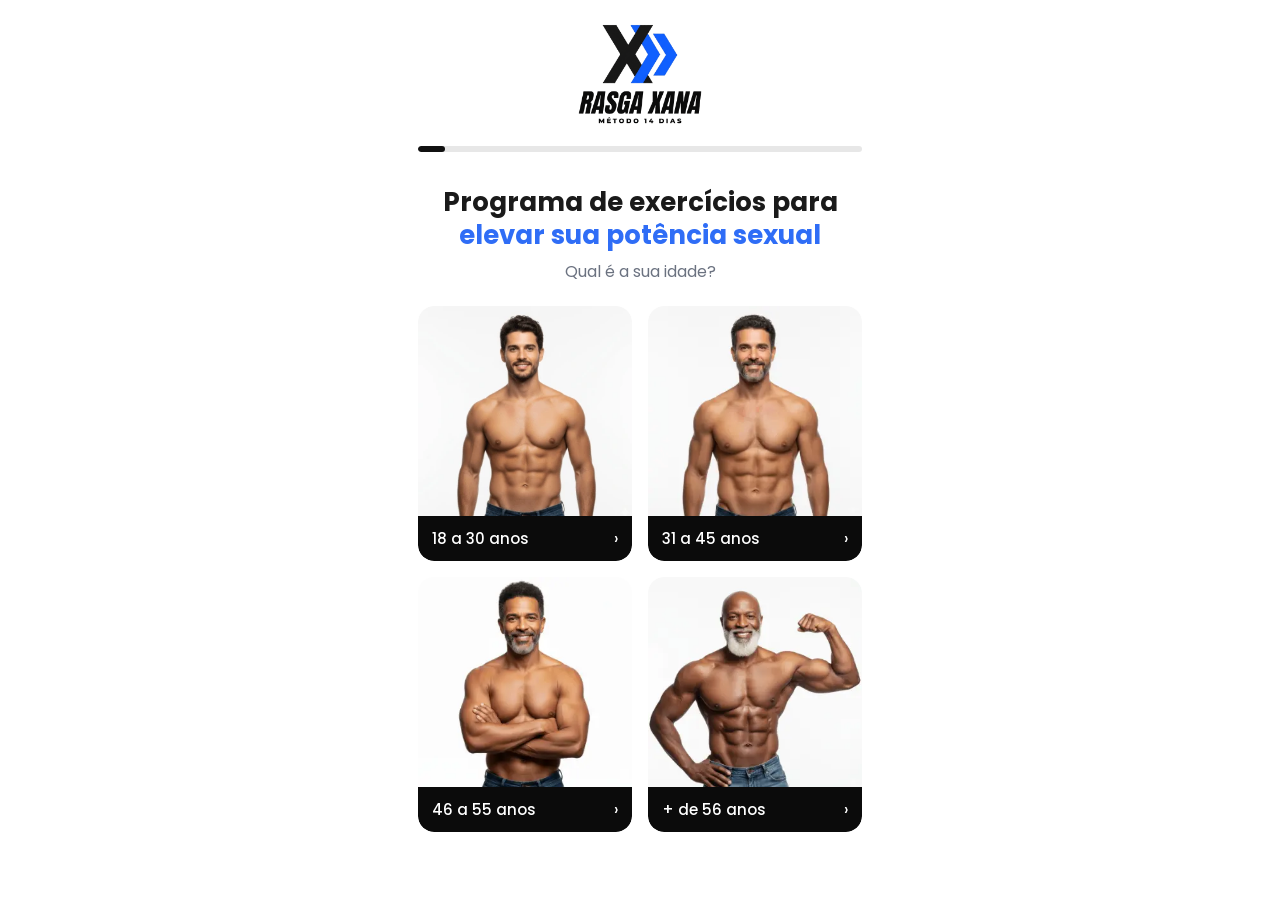
<file: index.html>
<!DOCTYPE html>
<html lang="pt-BR">
<head>
  <meta charset="UTF-8" />
  <meta name="viewport" content="width=device-width, initial-scale=1.0" />
  <title>Método Kegel 14 Dias</title>
  <link rel="preconnect" href="https://fonts.googleapis.com" />
  <link rel="preconnect" href="https://fonts.gstatic.com" crossorigin />
  <link href="https://fonts.googleapis.com/css2?family=Poppins:ital,wght@0,400;0,500;0,600;0,700;1,600&display=swap" rel="stylesheet" />
  <link rel="stylesheet" href="css/style.css" />
</head>
<body>
  <div id="app">
    <!-- Topo comum: seta voltar + logo + barra de progresso -->
    <header id="topbar">
      <button id="back" aria-label="Voltar">&#8592;</button>
      <div class="logo-wrap">
        <img class="logo-img" src="imagens/logo.png" alt="Rasga Xana — Método 14 Dias" />
      </div>
      <div class="progress"><div id="progress-fill"></div></div>
    </header>

    <main>

      <!-- ================= ETAPA 1 — Idade ================= -->
      <section class="step active" data-step="1" data-key="idade">
        <div class="step-inner">
          <h1 class="q-title">Programa de exercícios para <span class="hl">elevar sua potência sexual</span></h1>
          <p class="q-sub">Qual é a sua idade?</p>
          <div class="options photo-grid" style="margin-top:22px">
            <button class="photo-card" data-advance data-value="18 a 30 anos">
              <img src="imagens/img1.webp" alt="18 a 30 anos" />
              <div class="foot"><span>18 a 30 anos</span><span class="chev">&#8250;</span></div>
            </button>
            <button class="photo-card" data-advance data-value="31 a 45 anos">
              <img src="imagens/img2.webp" alt="31 a 45 anos" />
              <div class="foot"><span>31 a 45 anos</span><span class="chev">&#8250;</span></div>
            </button>
            <button class="photo-card" data-advance data-value="46 a 55 anos">
              <img src="imagens/img3.webp" alt="46 a 55 anos" />
              <div class="foot"><span>46 a 55 anos</span><span class="chev">&#8250;</span></div>
            </button>
            <button class="photo-card" data-advance data-value="+ de 56 anos">
              <img src="imagens/img4.webp" alt="+ de 56 anos" />
              <div class="foot"><span>+ de 56 anos</span><span class="chev">&#8250;</span></div>
            </button>
          </div>
        </div>
      </section>

      <!-- ================= ETAPA 2 — Motivação ================= -->
      <section class="step" data-step="2" data-key="motivacao">
        <div class="step-inner">
          <h1 class="q-title">Qual é a sua <span class="hl">principal motivação</span> para começar?</h1>
          <div class="options">
            <button class="option-card" data-advance data-value="Durar mais tempo na relação">
              <img class="opt-icon" src="imagens/ampulheta.webp" alt="" />
              <span class="label">Durar mais tempo na relação</span>
              <span class="chev">&#8250;</span>
            </button>
            <button class="option-card" data-advance data-value="Ereções mais firmes">
              <img class="opt-icon" src="imagens/escudomusculo.webp" alt="" />
              <span class="label">Ereções mais firmes</span>
              <span class="chev">&#8250;</span>
            </button>
          </div>
          <div class="privacy">
            <span class="lock">&#128274;</span>
            <span>Seja sincero, essa pergunta é <span class="hl">100% privada</span> e apenas nos ajuda a entender qual o melhor tratamento pra você.</span>
          </div>
        </div>
      </section>

      <!-- ================= ETAPA 3 — Satisfação ================= -->
      <section class="step" data-step="3" data-key="satisfacao">
        <div class="step-inner">
          <h1 class="q-title">Quão satisfeito você está com seu <span class="hl">desempenho na cama</span>?</h1>
          <div class="options">
            <button class="option-card" data-advance data-value="Um pouco satisfeito"><span class="emoji">&#128578;</span><span class="label">Um pouco satisfeito</span><span class="chev">&#8250;</span></button>
            <button class="option-card" data-advance data-value="Não muito"><span class="emoji">&#128528;</span><span class="label">Não muito</span><span class="chev">&#8250;</span></button>
            <button class="option-card" data-advance data-value="Nada satisfeito"><span class="emoji">&#128554;</span><span class="label">Nada satisfeito</span><span class="chev">&#8250;</span></button>
          </div>
        </div>
      </section>

      <!-- ================= ETAPA 4 — Controle (escala) ================= -->
      <section class="step" data-step="4" data-key="controle">
        <div class="step-inner">
          <h1 class="q-title">No sexo, quanto você consegue <span class="hl">segurar a ejaculação</span>?</h1>
          <p class="q-sub">De 1 (baixo) a 5 (alto)</p>
          <div class="scale">
            <button class="scale-btn" data-advance data-value="1"><span class="mini-chev">&#8250;</span><span class="num">1</span></button>
            <button class="scale-btn" data-advance data-value="2"><span class="mini-chev">&#8250;</span><span class="num">2</span></button>
            <button class="scale-btn" data-advance data-value="3"><span class="mini-chev">&#8250;</span><span class="num">3</span></button>
            <button class="scale-btn" data-advance data-value="4"><span class="mini-chev">&#8250;</span><span class="num">4</span></button>
            <button class="scale-btn" data-advance data-value="5"><span class="mini-chev">&#8250;</span><span class="num">5</span></button>
          </div>
        </div>
      </section>

      <!-- ================= ETAPA 5 — Identificação ================= -->
      <section class="step" data-step="5" data-key="identificacao">
        <div class="step-inner">
          <h1 class="q-title">Você se <span class="hl">identifica</span> com alguma dessas situações?</h1>
          <div class="options">
            <button class="option-card" data-advance data-value="Fico nervoso ANTES da relação"><span class="emoji">&#128560;</span><span class="label">Fico <b>nervoso</b> ANTES da relação</span><span class="chev">&#8250;</span></button>
            <button class="option-card" data-advance data-value="Sinto ansiedade DURANTE o sexo"><span class="emoji">&#128543;</span><span class="label">Sinto <b>ansiedade</b> DURANTE o sexo</span><span class="chev">&#8250;</span></button>
            <button class="option-card" data-advance data-value="Sinto culpa ou frustração DEPOIS"><span class="emoji">&#128533;</span><span class="label">Sinto <b>culpa</b> ou frustração DEPOIS</span><span class="chev">&#8250;</span></button>
            <button class="option-card" data-advance data-value="Evito transar por medo de decepcionar"><span class="emoji">&#128528;</span><span class="label"><b>Evito transar</b> por medo de decepcionar</span><span class="chev">&#8250;</span></button>
            <button class="option-card" data-advance data-value="Nenhuma das anteriores"><span class="label">Nenhuma das anteriores</span><span class="chev">&#8250;</span></button>
          </div>
        </div>
      </section>

      <!-- ================= ETAPA 6 — Transição g1 ================= -->
      <section class="step" data-step="6" data-key="transicao1">
        <div class="step-inner center-block">
          <div class="g1-ph">
            <img src="imagens/img5.webp" alt="Matéria g1 sobre ejaculação precoce" />
          </div>
          <p class="lead">Você não está sozinho.</p>
          <p><span class="em">1 em cada 3 homens</span> já passou ou vai passar por <span class="em">problemas de ereção</span> em algum momento da vida.</p>
          <p><u>A diferença está em quem decide resolver.</u></p>
          <button class="btn-primary" data-advance>Continuar</button>
        </div>
      </section>

      <!-- ================= ETAPA 7 — Conhece Kegel ================= -->
      <section class="step" data-step="7" data-key="conhece_kegel">
        <div class="step-inner">
          <div class="q-image">
            <img src="imagens/img6.webp" alt="Consulta médica" />
          </div>
          <h1 class="q-title">Você já ouviu falar nos <span class="hl">exercícios de Kegel</span>?</h1>
          <div class="options" style="margin-top:18px">
            <button class="option-card" data-advance data-value="Sim, já conheço"><span class="emoji">&#128077;</span><span class="label">Sim, Já conheço</span><span class="chev">&#8250;</span></button>
            <button class="option-card" data-advance data-value="Já ouvi falar, mas não sei o que é"><span class="emoji">&#128515;</span><span class="label">Já ouvi falar, mas não sei o que é</span><span class="chev">&#8250;</span></button>
            <button class="option-card" data-advance data-value="Não, nunca ouvi falar"><span class="emoji">&#129300;</span><span class="label">Não, nunca ouvi falar</span><span class="chev">&#8250;</span></button>
          </div>
        </div>
      </section>

      <!-- ================= ETAPA 8 — Info (dark) ================= -->
      <section class="step step--dark" data-step="8" data-key="info_musculo">
        <div class="dark-screen">
          <h1 class="q-title">Existe um músculo que <span class="hl-red">controla quando você ejacula.</span></h1>
          <img class="diag" src="imagens/img7.jpg" alt="Assoalho pélvico" />
          <p><b>Ele faz parte do assoalho pélvico</b><br>a base muscular que sustenta<br>toda a sua performance sexual.</p>
          <p class="hl-red" style="font-weight:700; margin-top:14px;">Só os exercícios Kegel treinam ele.</p>
          <p style="margin-top:14px;">Continue para descobrir qual é o seu ponto de partida.</p>
          <button class="btn-primary" data-advance>Continuar</button>
        </div>
      </section>

      <!-- ================= ETAPA 9 — Duração atual ================= -->
      <section class="step" data-step="9" data-key="duracao_atual">
        <div class="step-inner">
          <h1 class="q-title">Quanto tempo você costuma <span class="hl">durar na cama</span>?</h1>
          <div class="options">
            <button class="option-card" data-advance data-value="De 2 a 7 minutos"><span class="label">De 2 a 7 minutos</span><span class="chev">&#8250;</span></button>
            <button class="option-card" data-advance data-value="Até 15 minutos"><span class="label">Até 15 minutos</span><span class="chev">&#8250;</span></button>
            <button class="option-card" data-advance data-value="15 minutos ou mais"><span class="label">15 minutos ou mais</span><span class="chev">&#8250;</span></button>
          </div>
        </div>
      </section>

      <!-- ================= ETAPA 10 — Frequência ================= -->
      <section class="step" data-step="10" data-key="frequencia_termina">
        <div class="step-inner">
          <h1 class="q-title">Com que frequência você <span class="hl">termina antes de querer</span>?</h1>
          <div class="options">
            <button class="option-card" data-advance data-value="Menos de 1 mês"><span class="label">Menos de 1 mês</span><span class="chev">&#8250;</span></button>
            <button class="option-card" data-advance data-value="Quase sempre"><span class="label">Quase sempre</span><span class="chev">&#8250;</span></button>
            <button class="option-card" data-advance data-value="Sempre"><span class="label">Sempre</span><span class="chev">&#8250;</span></button>
          </div>
        </div>
      </section>

      <!-- ================= ETAPA 11 — Meta ================= -->
      <section class="step" data-step="11" data-key="meta_tempo">
        <div class="step-inner">
          <h1 class="q-title">Quanto tempo você <span class="hl">quer durar</span>?</h1>
          <div class="options">
            <button class="option-card" data-advance data-value="10 a 15 minutos"><span class="label">10 a 15 minutos</span><span class="chev">&#8250;</span></button>
            <button class="option-card" data-advance data-value="15 a 20 minutos"><span class="label">15 a 20 minutos</span><span class="chev">&#8250;</span></button>
            <button class="option-card" data-advance data-value="20 minutos ou mais"><span class="label">20 minutos ou mais</span><span class="chev">&#8250;</span></button>
          </div>
        </div>
      </section>

      <!-- ================= ETAPA 12 — Ereção matinal ================= -->
      <section class="step" data-step="12" data-key="erecao_matinal">
        <div class="step-inner">
          <h1 class="q-title">Com que frequência você acorda com <span class="hl">ereção matinal</span>?</h1>
          <div class="options">
            <button class="option-card" data-advance data-value="Quase todo dia"><span class="label">Quase todo dia</span><span class="chev">&#8250;</span></button>
            <button class="option-card" data-advance data-value="Algumas vezes por semana"><span class="label">Algumas vezes por semana</span><span class="chev">&#8250;</span></button>
            <button class="option-card" data-advance data-value="Raramente"><span class="label">Raramente</span><span class="chev">&#8250;</span></button>
            <button class="option-card" data-advance data-value="Praticamente nunca"><span class="label">Praticamente nunca</span><span class="chev">&#8250;</span></button>
          </div>
        </div>
      </section>

      <!-- ================= ETAPA 13 — Estresse (escala) ================= -->
      <section class="step" data-step="13" data-key="estresse">
        <div class="step-inner">
          <h1 class="q-title">Avalie seu nível de <span class="hl">estresse</span> diário</h1>
          <p class="q-sub">De 1 (baixo) a 5 (alto)</p>
          <div class="scale">
            <button class="scale-btn" data-advance data-value="1"><span class="mini-chev">&#8250;</span><span class="num">1</span></button>
            <button class="scale-btn" data-advance data-value="2"><span class="mini-chev">&#8250;</span><span class="num">2</span></button>
            <button class="scale-btn" data-advance data-value="3"><span class="mini-chev">&#8250;</span><span class="num">3</span></button>
            <button class="scale-btn" data-advance data-value="4"><span class="mini-chev">&#8250;</span><span class="num">4</span></button>
            <button class="scale-btn" data-advance data-value="5"><span class="mini-chev">&#8250;</span><span class="num">5</span></button>
          </div>
        </div>
      </section>

      <!-- ================= ETAPA 14 — Tempo de sessão ================= -->
      <section class="step" data-step="14" data-key="tempo_sessao">
        <div class="step-inner">
          <div class="q-image">
            <img src="imagens/img8.webp" alt="Sessão de Kegel" />
          </div>
          <h1 class="q-title">Quanto tempo você consegue dedicar para uma <span class="hl">sessão de Kegel</span>?</h1>
          <div class="options" style="margin-top:18px">
            <button class="option-card" data-advance data-value="2-5 minutos"><span class="label">2-5 minutos</span><span class="chev">&#8250;</span></button>
            <button class="option-card" data-advance data-value="5-10 minutos"><span class="label">5-10 minutos</span><span class="chev">&#8250;</span></button>
            <button class="option-card" data-advance data-value="11-15 minutos"><span class="label">11-15 minutos</span><span class="chev">&#8250;</span></button>
            <button class="option-card" data-advance data-value="15+ minutos"><span class="label">15+ minutos</span><span class="chev">&#8250;</span></button>
          </div>
        </div>
      </section>

      <!-- ================= ETAPA 15 — Loading / IA (navy) ================= -->
      <section class="step" data-step="15" data-key="loading">
        <div class="dark-screen loading-screen">
          <img class="diag" src="imagens/img9.webp" alt="IA analisando" />
          <p style="margin-top:20px;">Uma IA desenvolvida por nossos <span class="em">especialistas clínicos em saúde sexual</span> está avaliando suas respostas e gerando um diagnóstico</p>
          <p><u>100% personalizado para o seu caso.</u></p>
          <div class="ring-wrap">
            <div class="ring">
              <svg width="130" height="130" viewBox="0 0 130 130">
                <circle class="track" cx="65" cy="65" r="58"></circle>
                <circle class="bar" id="ring-bar" cx="65" cy="65" r="58"></circle>
              </svg>
              <div class="pct" id="ring-pct">0%</div>
            </div>
          </div>
          <img class="premio" src="imagens/img10.png" alt="Prêmio Reclame Aqui 2025" />
        </div>
      </section>

      <!-- ================= ETAPA 16 — VSL ================= -->
      <section class="step" data-step="16" data-key="vsl">
        <div class="step-inner vsl-title">
          <h1 class="q-title">O que está <span class="hl">prejudicando o seu controle</span> foi identificado.</h1>
          <span class="sub">Assista o vídeo para entender como resolver &#128071;</span>
          <div class="video-ph">
            VÍDEO (VSL)<br>imagens/etapa16-vsl.jpg
            <div class="play">&#9654;</div>
          </div>
          <a id="vsl-cta" class="btn-primary" href="pv.html">Continuar</a>
        </div>
      </section>

    </main>
  </div>

  <script src="js/quiz.js"></script>
</body>
</html>
</file>
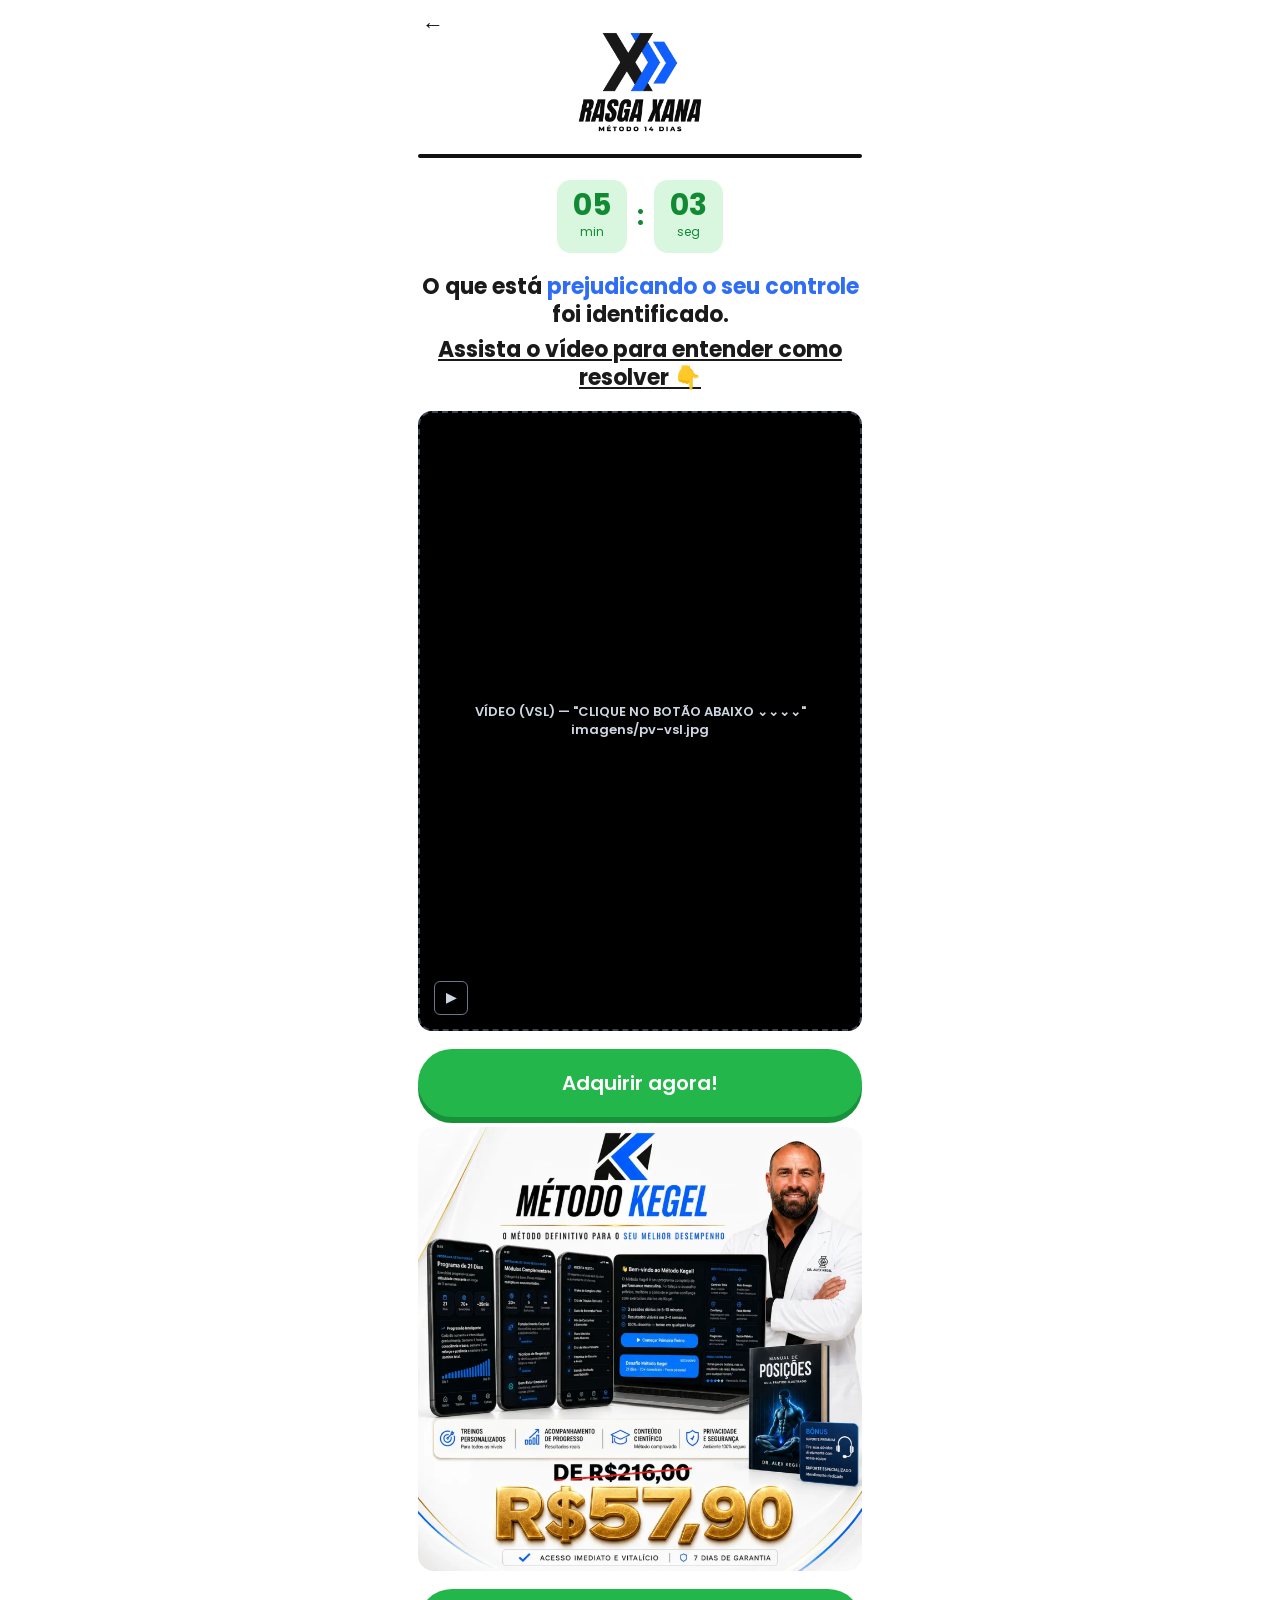
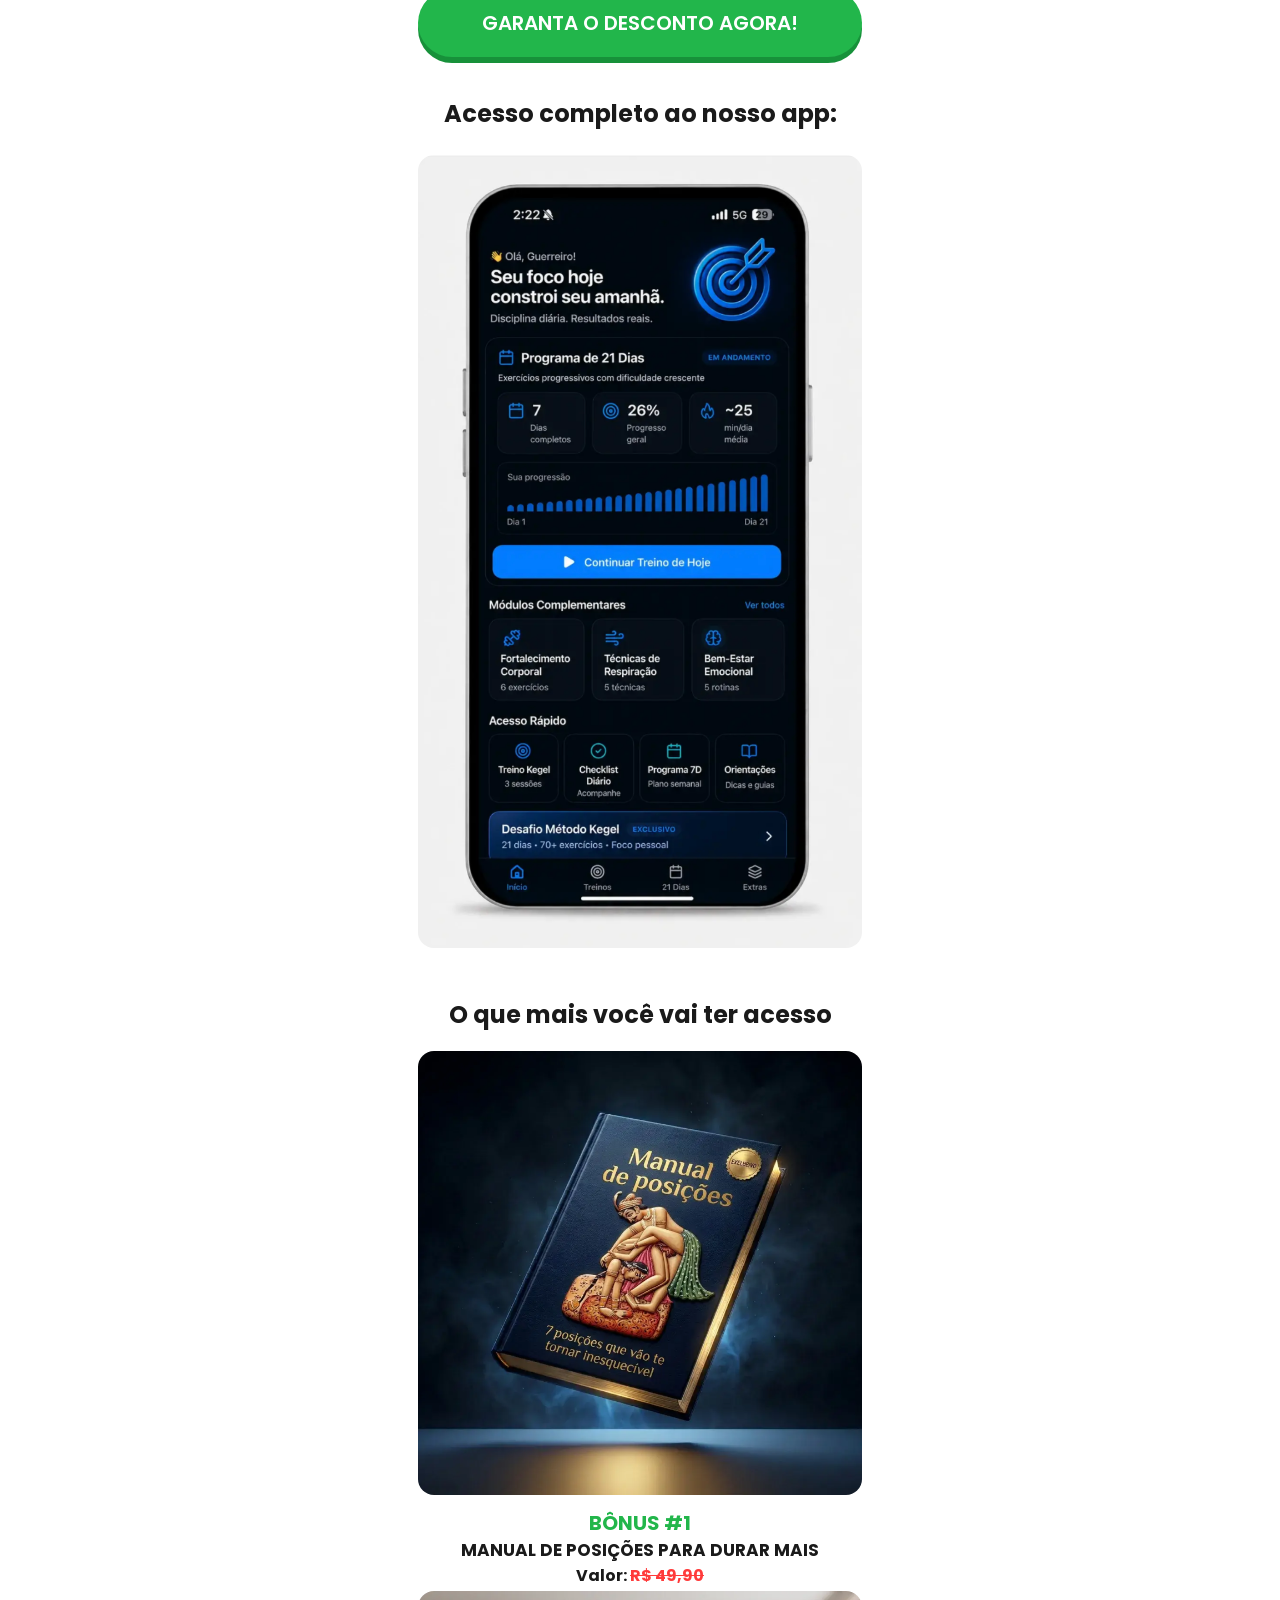
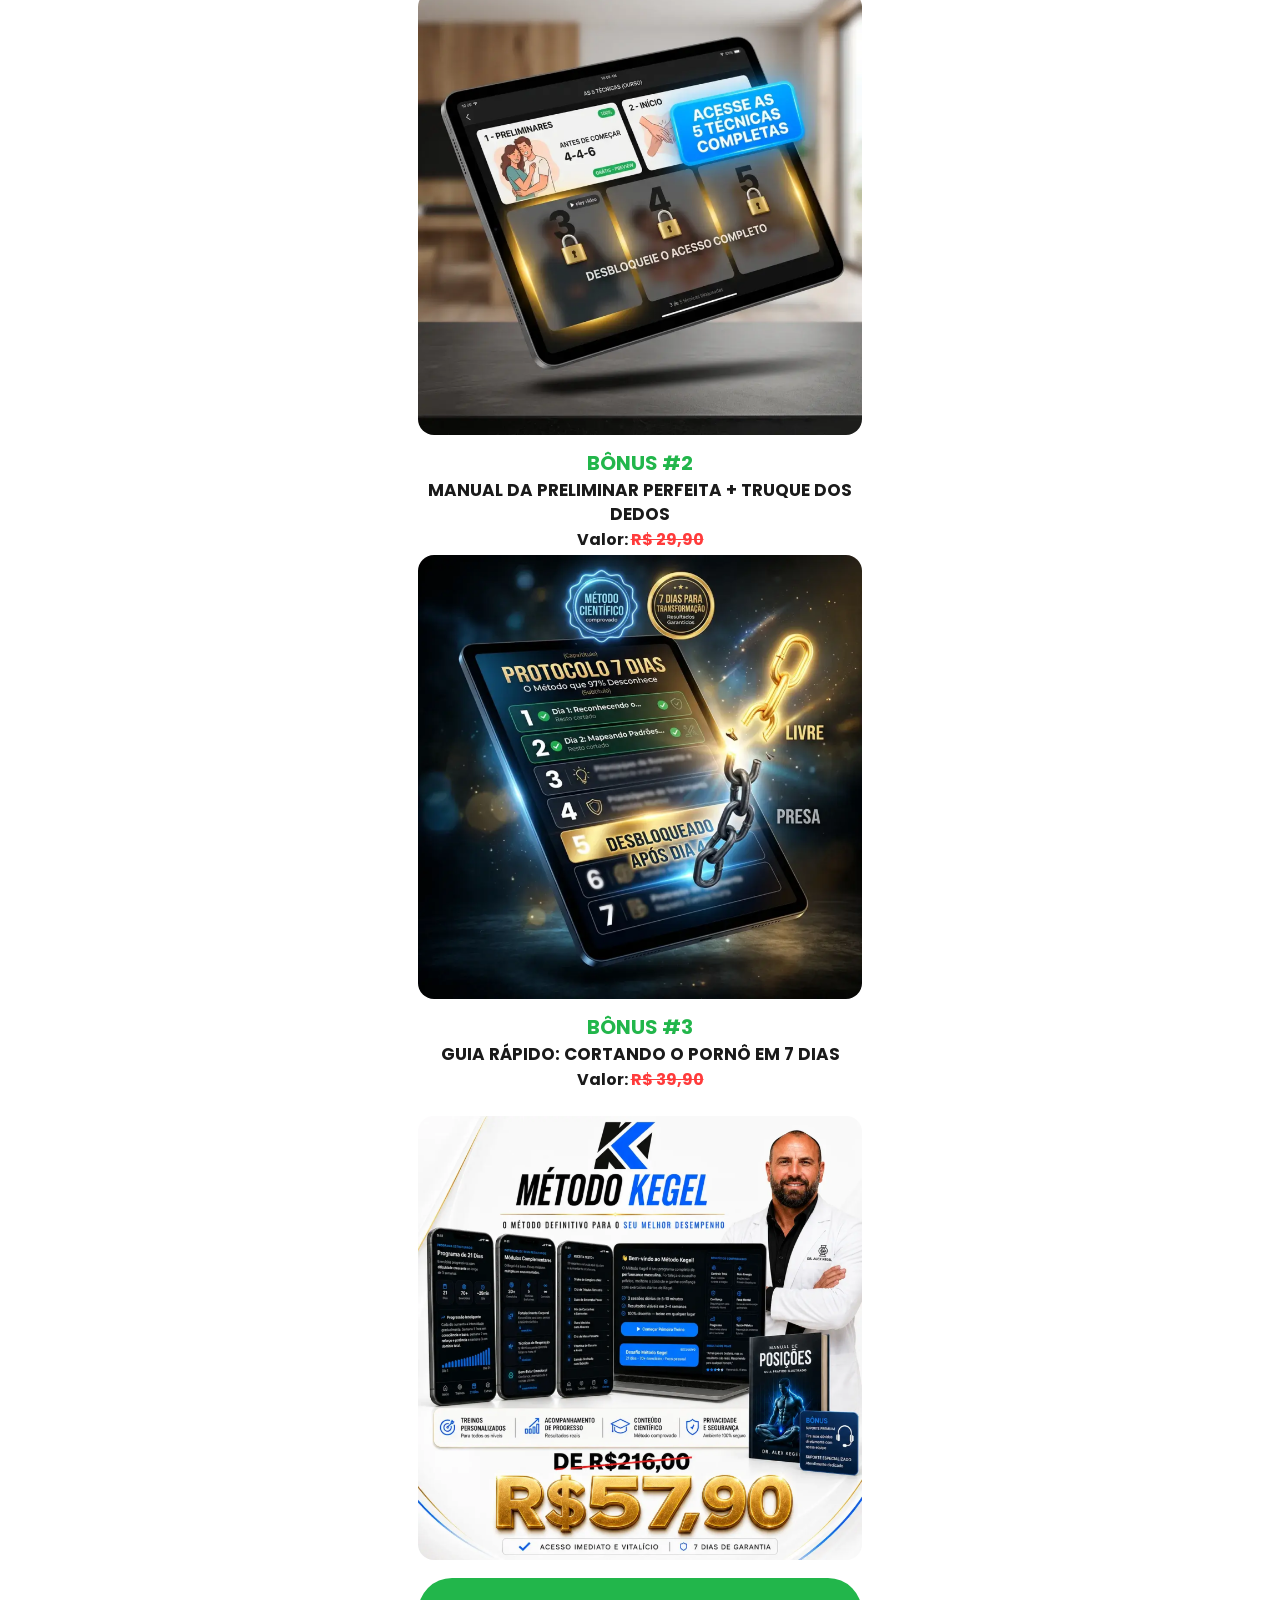
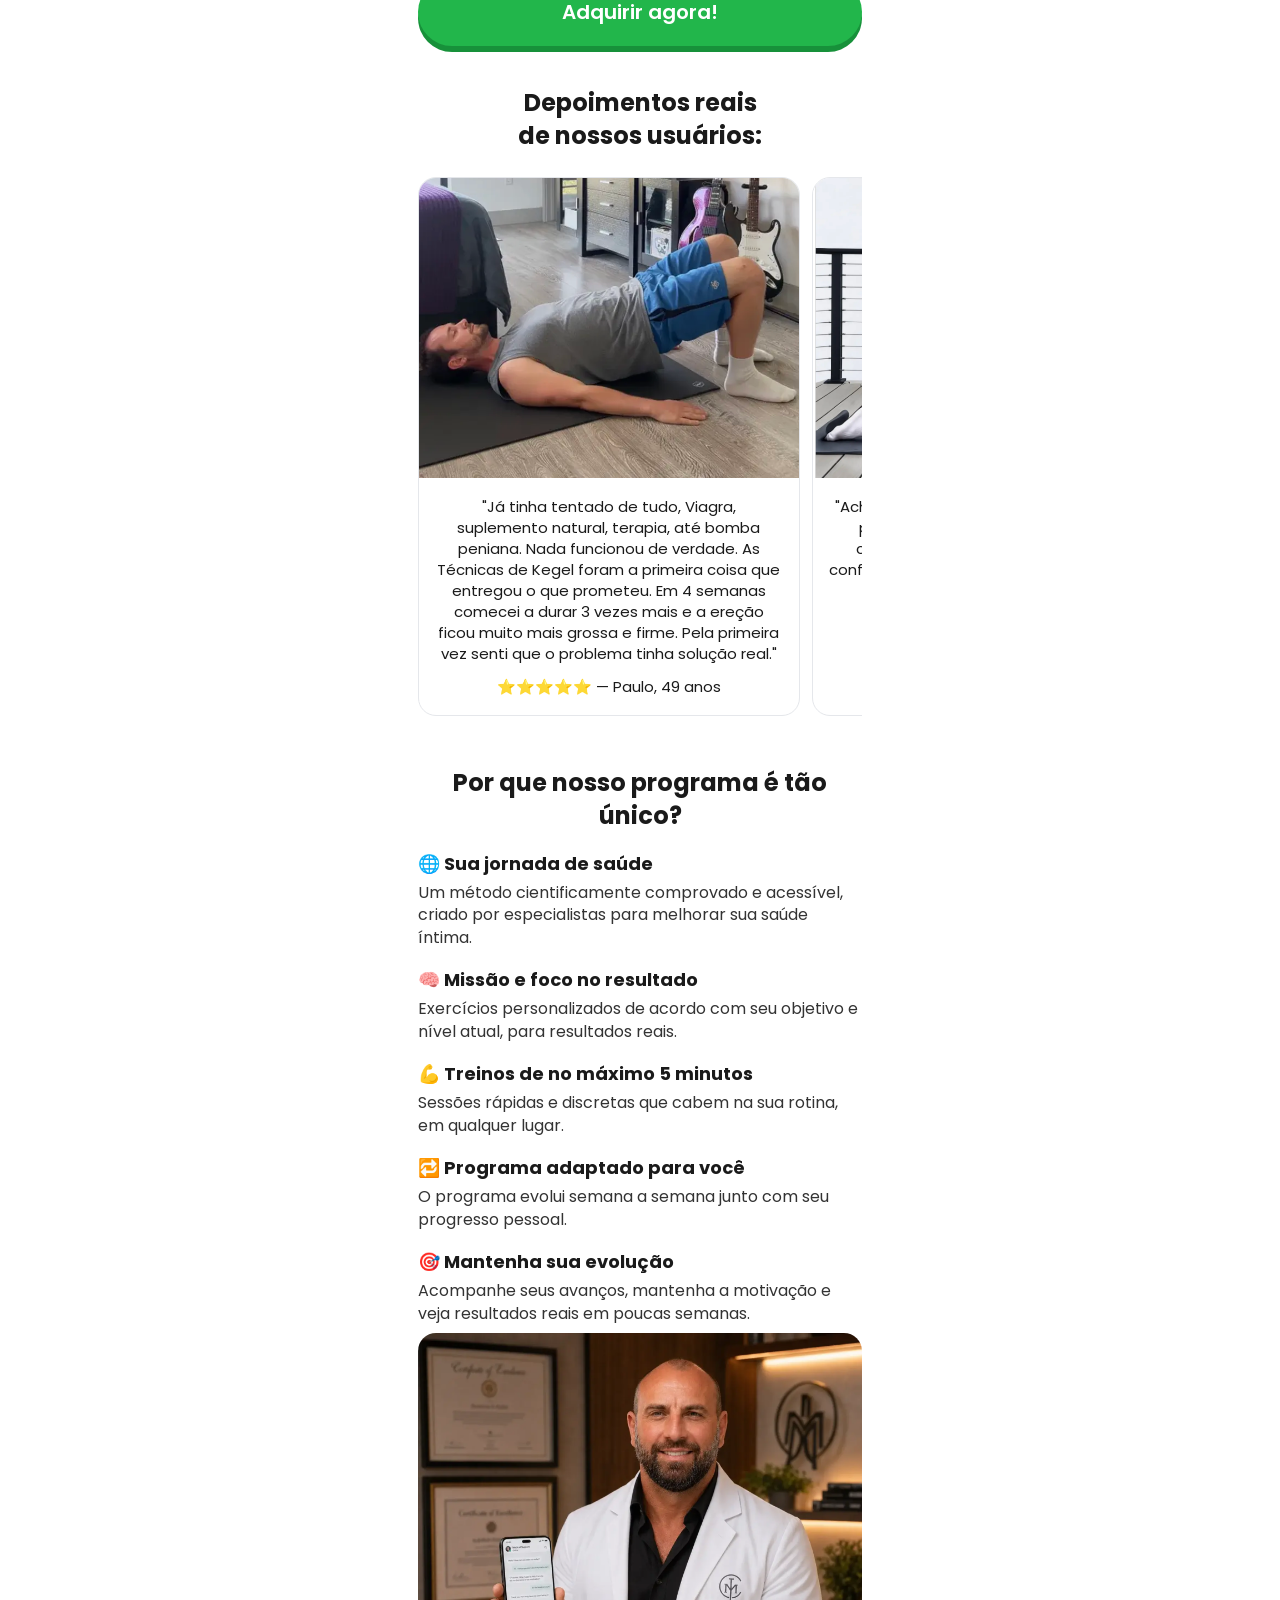
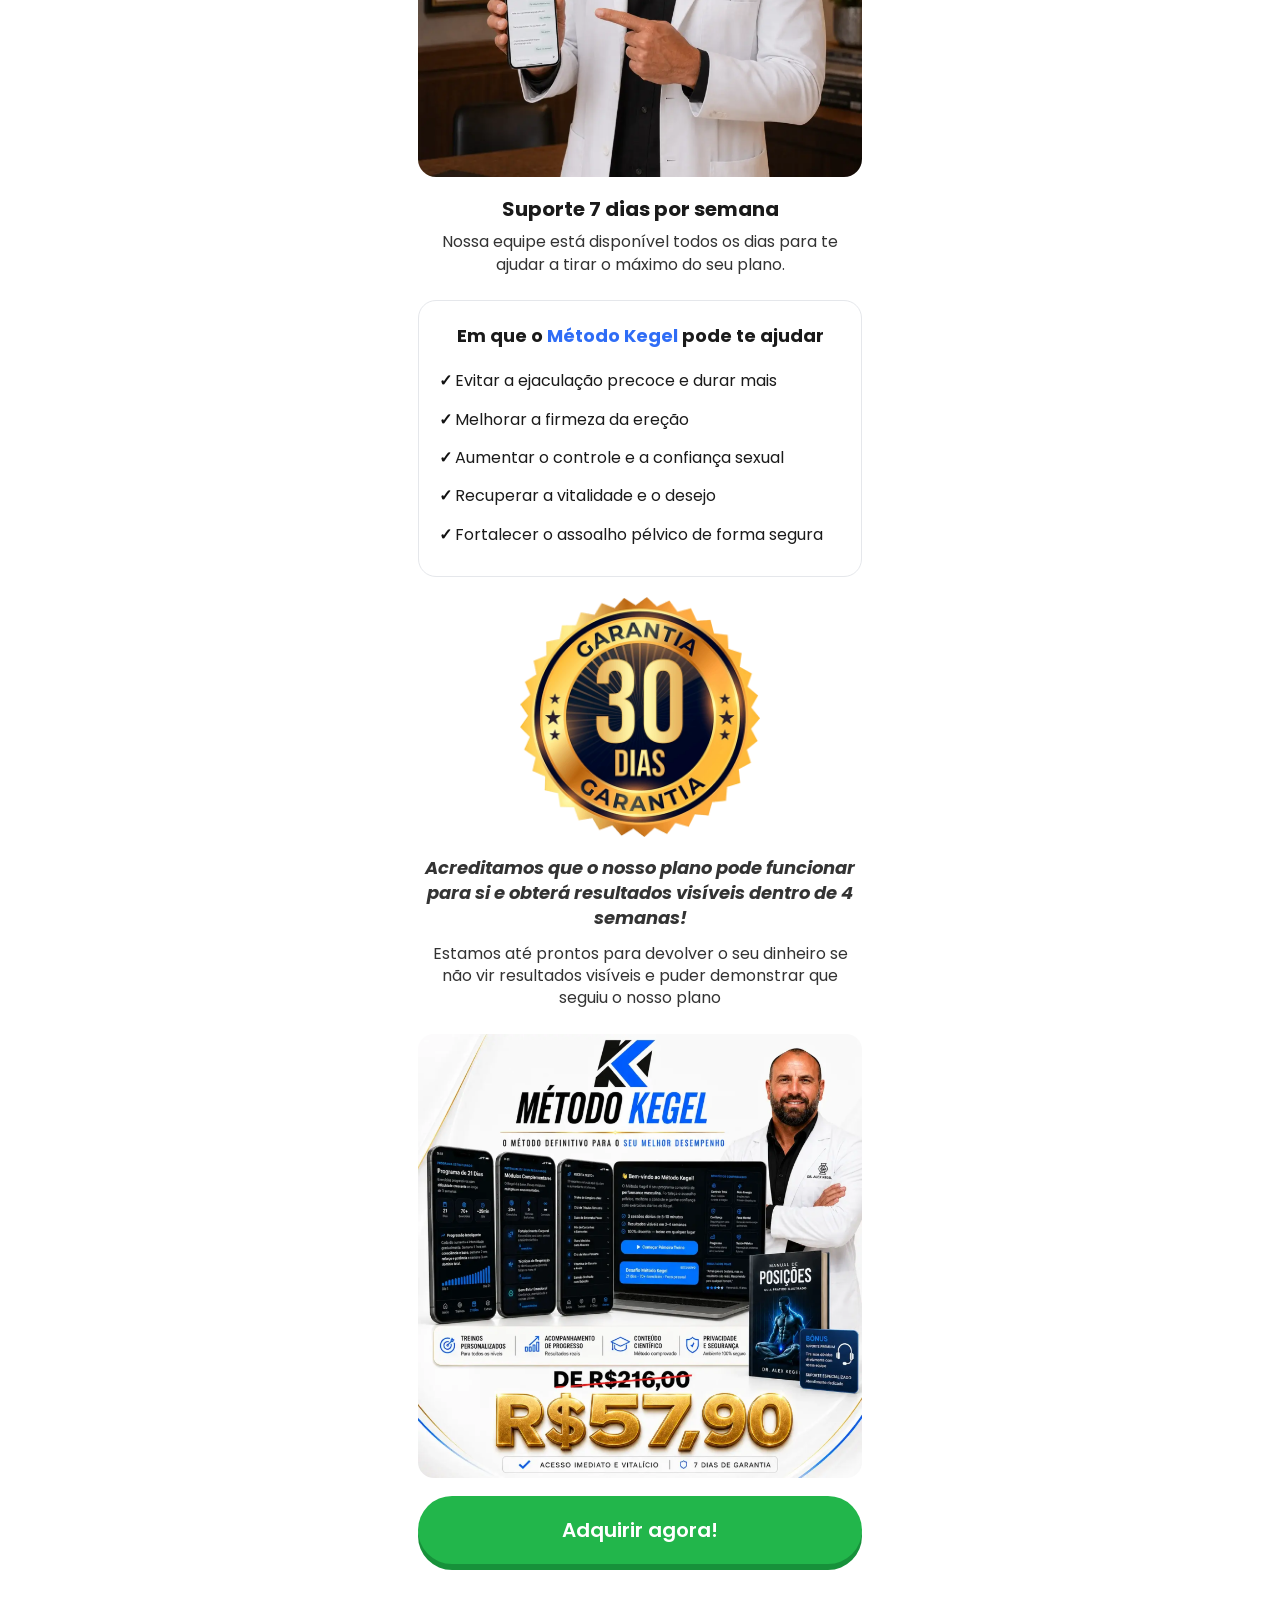
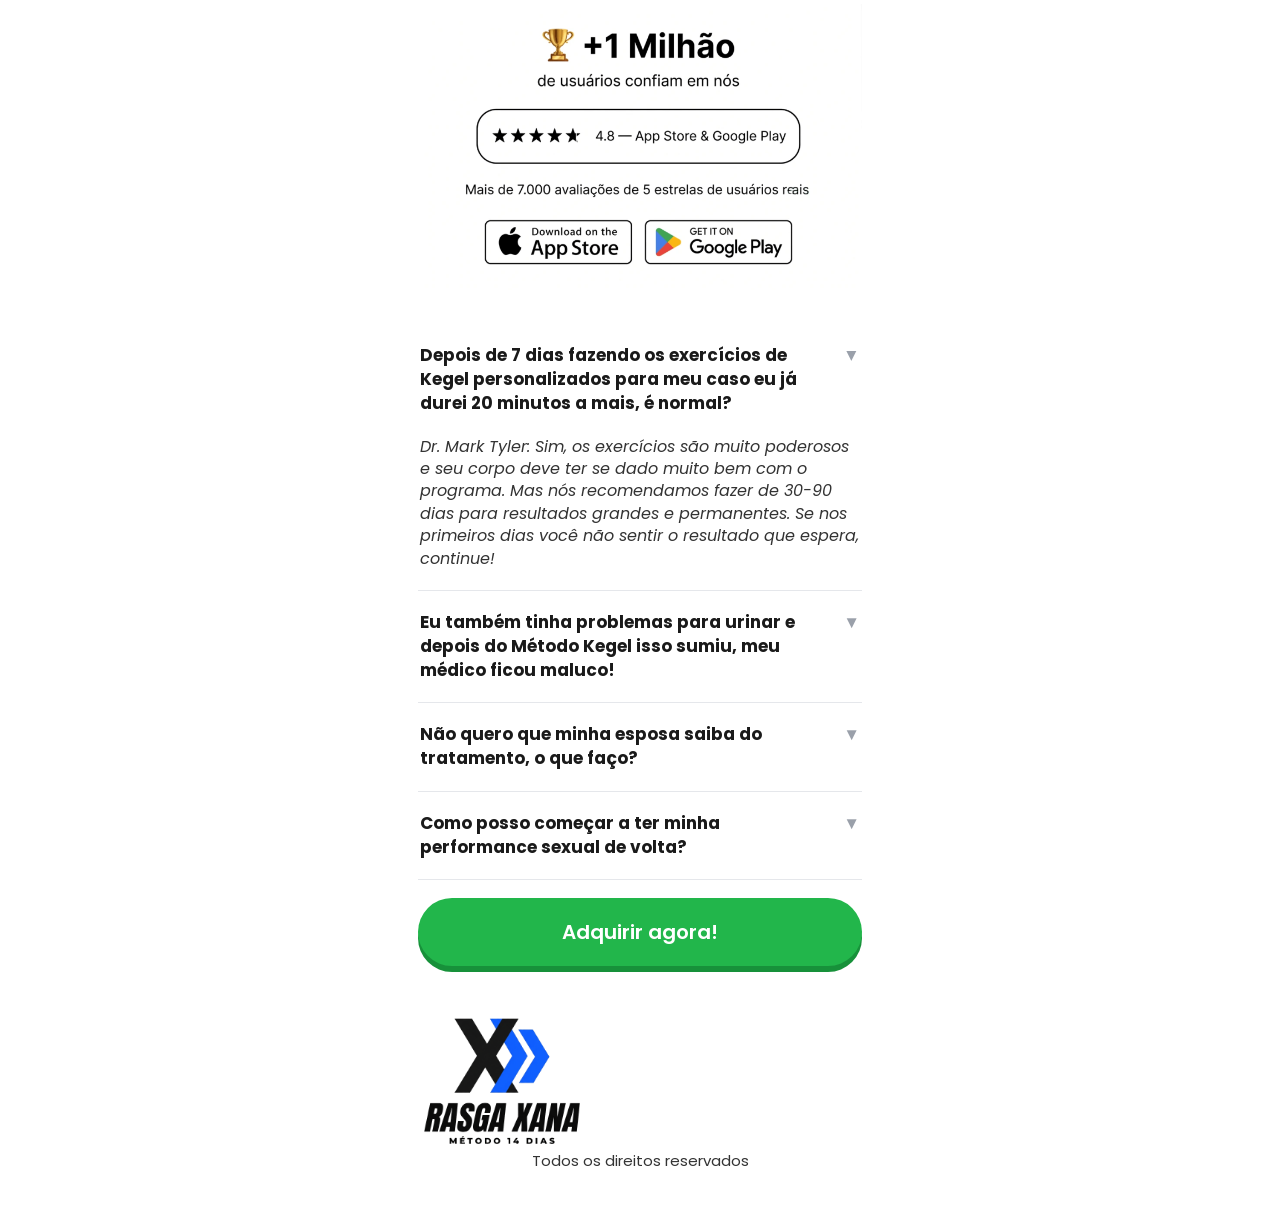
<file: pv.html>
<!DOCTYPE html>
<html lang="pt-BR">
<head>
  <meta charset="UTF-8" />
  <meta name="viewport" content="width=device-width, initial-scale=1.0" />
  <title>Método Kegel 14 Dias — Oferta</title>
  <link rel="preconnect" href="https://fonts.googleapis.com" />
  <link rel="preconnect" href="https://fonts.gstatic.com" crossorigin />
  <link href="https://fonts.googleapis.com/css2?family=Poppins:ital,wght@0,400;0,500;0,600;0,700;1,600&display=swap" rel="stylesheet" />
  <link rel="stylesheet" href="css/style.css" />
</head>
<body>
  <div class="pv">

    <!-- topo: seta + logo -->
    <div style="position:relative; padding-top:14px;">
      <button id="back" style="position:absolute;left:0;top:10px;border:none;background:none;font-size:22px;cursor:pointer;" onclick="history.back()" aria-label="Voltar">&#8592;</button>
    </div>
    <div class="logo-wrap">
      <img class="logo-img" src="imagens/logo.png" alt="Rasga Xana — Método 14 Dias" />
    </div>
    <div class="divider"></div>

    <!-- countdown -->
    <div class="countdown">
      <div class="box"><b id="cd-min">05</b><span>min</span></div>
      <span class="sep">:</span>
      <div class="box"><b id="cd-sec">05</b><span>seg</span></div>
    </div>

    <!-- headline + VSL -->
    <h1 class="headline">O que está <span class="hl">prejudicando o seu controle</span> foi identificado.
      <span class="sub">Assista o vídeo para entender como resolver &#128071;</span>
    </h1>
    <div class="media">
      <div class="video-ph" style="aspect-ratio:9/16;">
        VÍDEO (VSL) — "CLIQUE NO BOTÃO ABAIXO &#8964;&#8964;&#8964;&#8964;"<br>imagens/pv-vsl.jpg
        <div class="play">&#9654;</div>
      </div>
    </div>
    <a class="btn-buy" href="#">Adquirir agora!</a>

    <!-- oferta / preço (imagem composta) -->
    <div class="media offer">
      <img src="imagens/img11.webp" alt="Oferta Método Kegel — de R$216,00 por R$57,90" />
    </div>
    <a class="btn-buy" href="#">GARANTA O DESCONTO AGORA!</a>

    <!-- app -->
    <h2>Acesso completo ao nosso app:</h2>
    <div class="carousel app-carousel">
      <img src="imagens/img14.png" alt="App Método Kegel — início" />
      <img src="imagens/img12.png" alt="App Método Kegel — boas-vindas" />
      <img src="imagens/img13.png" alt="App Método Kegel — programa de 21 dias" />
    </div>

    <!-- bônus -->
    <h2>O que mais você vai ter acesso</h2>

    <div class="bonus-img">
      <img src="imagens/img15.webp" alt="Manual de Posições" />
    </div>
    <div class="bonus-label">
      <span class="tag">BÔNUS #1</span>
      <span class="name">MANUAL DE POSIÇÕES PARA DURAR MAIS</span>
      <span class="price">Valor: <s>R$ 49,90</s></span>
    </div>

    <div class="bonus-img">
      <img src="imagens/img16.webp" alt="As 5 Técnicas" />
    </div>
    <div class="bonus-label">
      <span class="tag">BÔNUS #2</span>
      <span class="name">MANUAL DA PRELIMINAR PERFEITA + TRUQUE DOS DEDOS</span>
      <span class="price">Valor: <s>R$ 29,90</s></span>
    </div>

    <div class="bonus-img">
      <img src="imagens/img17.webp" alt="Protocolo 7 Dias" />
    </div>
    <div class="bonus-label">
      <span class="tag">BÔNUS #3</span>
      <span class="name">GUIA RÁPIDO: CORTANDO O PORNÔ EM 7 DIAS</span>
      <span class="price">Valor: <s>R$ 39,90</s></span>
    </div>

    <!-- oferta repetida -->
    <div class="media offer" style="margin-top:24px;">
      <img src="imagens/img11.webp" alt="Oferta Método Kegel — de R$216,00 por R$57,90" />
    </div>
    <a class="btn-buy" href="#">Adquirir agora!</a>

    <!-- depoimentos -->
    <h2>Depoimentos reais<br>de nossos usuários:</h2>
    <div class="carousel">
      <div class="tcard">
        <img src="imagens/dp1.png" alt="Depoimento de Paulo" />
        <div class="body">
          <p>"Já tinha tentado de tudo, Viagra, suplemento natural, terapia, até bomba peniana. Nada funcionou de verdade. As Técnicas de Kegel foram a primeira coisa que entregou o que prometeu. Em 4 semanas comecei a durar 3 vezes mais e a ereção ficou muito mais grossa e firme. Pela primeira vez senti que o problema tinha solução real."</p>
          <p class="stars">&#11088;&#11088;&#11088;&#11088;&#11088; — Paulo, 49 anos</p>
        </div>
      </div>
      <div class="tcard">
        <img src="imagens/dp2.png" alt="Depoimento de Marcelo" />
        <div class="body">
          <p>"Achei que era mais uma promessa, mas em poucas semanas já senti diferença no controle. Hoje duro muito mais e minha confiança na cama voltou. Faço os treinos em casa, sem ninguém saber."</p>
          <p class="stars">&#11088;&#11088;&#11088;&#11088;&#11088; — Marcelo, 38 anos</p>
        </div>
      </div>
      <div class="tcard">
        <img src="imagens/dp3.png" alt="Depoimento de Rafael" />
        <div class="body">
          <p>"Eu terminava rápido demais e isso estava acabando com meus relacionamentos. Com os exercícios de Kegel aprendi a controlar de verdade. São só alguns minutos por dia e o resultado é real."</p>
          <p class="stars">&#11088;&#11088;&#11088;&#11088;&#11088; — Rafael, 29 anos</p>
        </div>
      </div>
      <div class="tcard">
        <img src="imagens/dp4.png" alt="Depoimento de Carlos" />
        <div class="body">
          <p>"Depois dos 50 achei que era idade e que não tinha mais jeito. Me enganei. A firmeza voltou e minha esposa percebeu a diferença. Melhor decisão que tomei."</p>
          <p class="stars">&#11088;&#11088;&#11088;&#11088;&#11088; — Carlos, 54 anos</p>
        </div>
      </div>
    </div>

    <!-- por que é único -->
    <div class="why">
      <h2 style="margin-bottom:6px;">Por que nosso programa é tão único?</h2>
      <h3>&#127760; Sua jornada de saúde</h3>
      <p>Um método cientificamente comprovado e acessível, criado por especialistas para melhorar sua saúde íntima.</p>
      <h3>&#129504; Missão e foco no resultado</h3>
      <p>Exercícios personalizados de acordo com seu objetivo e nível atual, para resultados reais.</p>
      <h3>&#128170; Treinos de no máximo 5 minutos</h3>
      <p>Sessões rápidas e discretas que cabem na sua rotina, em qualquer lugar.</p>
      <h3>&#128257; Programa adaptado para você</h3>
      <p>O programa evolui semana a semana junto com seu progresso pessoal.</p>
      <h3>&#127919; Mantenha sua evolução</h3>
      <p>Acompanhe seus avanços, mantenha a motivação e veja resultados reais em poucas semanas.</p>
    </div>

    <!-- suporte / médico -->
    <div class="doctor media">
      <img src="imagens/img18.webp" alt="Dr. Alex Kegel" />
    </div>
    <p class="support-title">Suporte 7 dias por semana</p>
    <p class="support-sub">Nossa equipe está disponível todos os dias para te ajudar a tirar o máximo do seu plano.</p>

    <div class="help-box">
      <h3>Em que o <span class="hl">Método Kegel</span> pode te ajudar</h3>
      <ul>
        <li>Evitar a ejaculação precoce e durar mais</li>
        <li>Melhorar a firmeza da ereção</li>
        <li>Aumentar o controle e a confiança sexual</li>
        <li>Recuperar a vitalidade e o desejo</li>
        <li>Fortalecer o assoalho pélvico de forma segura</li>
      </ul>
    </div>

    <!-- garantia -->
    <div class="guarantee">
      <img src="imagens/garantia.webp" alt="Garantia de 30 dias" />
      <p class="em">Acreditamos que o nosso plano pode funcionar para si e obterá resultados visíveis dentro de 4 semanas!</p>
      <p>Estamos até prontos para devolver o seu dinheiro se não vir resultados visíveis e puder demonstrar que seguiu o nosso plano</p>
    </div>

    <!-- oferta repetida -->
    <div class="media offer" style="margin-top:24px;">
      <img src="imagens/img11.webp" alt="Oferta Método Kegel — de R$216,00 por R$57,90" />
    </div>
    <a class="btn-buy" href="#">Adquirir agora!</a>

    <!-- prova social -->
    <div class="social">
      <img src="imagens/img19.webp" alt="+1 Milhão de usuários confiam em nós — 4.8 na App Store e Google Play, mais de 7.000 avaliações" />
    </div>

    <!-- FAQ -->
    <div class="faq">
      <div class="faq-item open">
        <button class="faq-q">Depois de 7 dias fazendo os exercícios de Kegel personalizados para meu caso eu já durei 20 minutos a mais, é normal? <span class="arrow">&#9650;</span></button>
        <div class="faq-a">Dr. Mark Tyler: Sim, os exercícios são muito poderosos e seu corpo deve ter se dado muito bem com o programa. Mas nós recomendamos fazer de 30-90 dias para resultados grandes e permanentes. Se nos primeiros dias você não sentir o resultado que espera, continue!</div>
      </div>
      <div class="faq-item">
        <button class="faq-q">Eu também tinha problemas para urinar e depois do Método Kegel isso sumiu, meu médico ficou maluco! <span class="arrow">&#9660;</span></button>
        <div class="faq-a">Isso é mais comum do que parece! O fortalecimento do assoalho pélvico ajuda também no controle urinário. Continue seguindo o programa para manter os resultados.</div>
      </div>
      <div class="faq-item">
        <button class="faq-q">Não quero que minha esposa saiba do tratamento, o que faço? <span class="arrow">&#9660;</span></button>
        <div class="faq-a">Fique tranquilo: o método é 100% discreto. Os treinos duram poucos minutos e podem ser feitos em qualquer lugar, sem que ninguém perceba.</div>
      </div>
      <div class="faq-item">
        <button class="faq-q">Como posso começar a ter minha performance sexual de volta? <span class="arrow">&#9660;</span></button>
        <div class="faq-a">É simples: clique no botão abaixo, garanta seu acesso e comece hoje mesmo o Método Kegel 14 Dias com todos os bônus inclusos.</div>
      </div>
    </div>

    <a class="btn-buy" href="#">Adquirir agora!</a>

    <!-- footer -->
    <div class="pv-footer">
      <img class="logo-img" src="imagens/logo.png" alt="Rasga Xana — Método 14 Dias" />
      <p>Todos os direitos reservados</p>
    </div>

  </div>

  <script src="js/pv.js"></script>
</body>
</html>
</file>
<file: css/style.css>
/* ==========================================================================
   Método Kegel 14 Dias — estilos do funil (quiz + página de vendas)
   ========================================================================== */

:root {
  --blue: #2F6DF6;
  --blue-dark: #2455c9;
  --ink: #1A1A1A;
  --muted: #6B7280;
  --border: #E5E7EB;
  --card-bg: #ffffff;
  --green: #22b64b;
  --green-dark: #17913a;
  --red: #FF3B3B;
  --navy: #0A1526;
  --track: #E7E7E7;
  --fill: #111111;
  --radius: 14px;
  --maxw: 480px;
}

* { box-sizing: border-box; margin: 0; padding: 0; }

html, body { height: 100%; }

body {
  font-family: 'Poppins', -apple-system, BlinkMacSystemFont, 'Segoe UI', Roboto, sans-serif;
  color: var(--ink);
  background: #ffffff;
  line-height: 1.4;
  -webkit-font-smoothing: antialiased;
  transition: background .3s ease;
}

.hl { color: var(--blue); }
.hl-red { color: var(--red); }
u, .underline { text-decoration: underline; }

/* ---------- Placeholder de imagem (o usuário troca por <img> depois) ------- */
.img-placeholder {
  display: flex;
  align-items: center;
  justify-content: center;
  text-align: center;
  gap: 6px;
  background: repeating-linear-gradient(45deg, #f3f4f6, #f3f4f6 10px, #eceef1 10px, #eceef1 20px);
  border: 2px dashed #c3c8d0;
  border-radius: 12px;
  color: #7a828d;
  font-size: 12px;
  font-weight: 600;
  letter-spacing: .3px;
  padding: 16px;
  min-height: 90px;
}
.img-placeholder small { display: block; font-weight: 500; opacity: .8; margin-top: 3px; }
.img-placeholder.icon { min-height: 0; width: 40px; height: 40px; padding: 2px; font-size: 8px; border-radius: 10px; flex: 0 0 auto; overflow: hidden; }
.img-placeholder.icon small { display: none; }
/* placeholder em contexto escuro */
.theme-dark .img-placeholder,
.theme-navy .img-placeholder,
.step--dark .img-placeholder {
  background: repeating-linear-gradient(45deg, #1b1f27, #1b1f27 10px, #232833 10px, #232833 20px);
  border-color: #3a4150;
  color: #aab2bf;
}

/* ==========================================================================
   QUIZ
   ========================================================================== */

#app { max-width: var(--maxw); margin: 0 auto; min-height: 100%; padding-bottom: 40px; }

/* topo: seta voltar + logo + progresso */
#topbar { position: relative; padding: 14px 18px 0; }
#back {
  position: absolute; left: 14px; top: 14px;
  border: none; background: none; cursor: pointer;
  font-size: 22px; line-height: 1; color: #111; padding: 4px;
}
.logo-wrap { display: flex; justify-content: center; padding: 6px 0 18px; }
.logo-ph { width: 118px; height: 60px; }

.progress { height: 6px; background: var(--track); border-radius: 6px; overflow: hidden; margin: 0 0 8px; }
#progress-fill { height: 100%; width: 6%; background: var(--fill); border-radius: 6px; transition: width .35s ease; }

main { padding: 0 18px; }

/* etapas */
.step { display: none; animation: fade .35s ease; }
.step.active { display: block; }
@keyframes fade { from { opacity: 0; transform: translateY(6px); } to { opacity: 1; transform: none; } }

.step-inner { padding-top: 26px; }

.q-title { font-size: 24px; font-weight: 700; text-align: center; line-height: 1.25; }
.q-sub { text-align: center; color: var(--muted); font-size: 16px; margin-top: 10px; }
.q-title + .options, .q-sub + .options { margin-top: 22px; }

/* cards de resposta */
.options { display: flex; flex-direction: column; gap: 12px; }
.option-card {
  display: flex; align-items: center; gap: 12px;
  width: 100%; text-align: left;
  background: var(--card-bg); border: 1px solid var(--border);
  border-radius: var(--radius); padding: 16px 16px;
  font: inherit; font-size: 16px; color: var(--ink); cursor: pointer;
  box-shadow: 0 1px 2px rgba(0,0,0,.03);
  transition: border-color .15s, box-shadow .15s, transform .05s;
}
.option-card:hover { border-color: #cfd4dc; box-shadow: 0 3px 10px rgba(0,0,0,.06); }
.option-card:active { transform: scale(.99); }
.option-card .emoji { font-size: 22px; flex: 0 0 auto; }
.option-card .label { flex: 1; }
.option-card .chev {
  flex: 0 0 auto; width: 26px; height: 26px; border-radius: 50%;
  border: 1px solid #d2d6dd; display: flex; align-items: center; justify-content: center;
  color: #333; font-size: 15px;
}

/* etapa 1 — cards com foto */
.photo-grid { display: grid; grid-template-columns: 1fr 1fr; gap: 16px; }
.photo-card {
  border: none; background: none; padding: 0; cursor: pointer; font: inherit;
  border-radius: 16px; overflow: hidden; text-align: left;
  transition: transform .05s;
}
.photo-card:active { transform: scale(.99); }
.photo-card .img-placeholder { border-radius: 16px 16px 0 0; min-height: 175px; border-bottom: none; }
.photo-card .foot {
  display: flex; align-items: center; justify-content: space-between; gap: 8px;
  background: #0b0b0b; color: #fff; padding: 12px 14px; border-radius: 0 0 16px 16px;
  font-size: 15px; font-weight: 500;
}
.photo-card .foot .chev { border-color: #666; color: #fff; }

/* escala 1–5 */
.scale { display: flex; justify-content: center; gap: 10px; flex-wrap: wrap; margin-top: 24px; }
.scale-btn {
  width: 62px; height: 62px; border: 1px solid var(--border); border-radius: 12px;
  background: #fff; cursor: pointer; display: flex; flex-direction: column;
  align-items: center; justify-content: center; gap: 4px; font: inherit;
  box-shadow: 0 1px 2px rgba(0,0,0,.03); transition: border-color .15s, box-shadow .15s;
}
.scale-btn:hover { border-color: #cfd4dc; box-shadow: 0 3px 10px rgba(0,0,0,.06); }
.scale-btn .mini-chev {
  width: 20px; height: 20px; border-radius: 50%; border: 1px solid #d2d6dd;
  display: flex; align-items: center; justify-content: center; font-size: 12px; color: #444;
}
.scale-btn .num { font-size: 18px; font-weight: 700; }

/* imagem no topo de uma pergunta (etapa 7, 14) */
.q-image { margin: 4px 0 4px; }
.q-image .img-placeholder { min-height: 210px; border-radius: 16px; }

/* box de privacidade (etapa 2) */
.privacy {
  display: flex; align-items: center; gap: 14px;
  background: #eaf1ff; border-radius: 14px; padding: 18px; margin-top: 26px;
  font-size: 15px; color: #29303a;
}
.privacy .lock { font-size: 26px; flex: 0 0 auto; }

/* páginas de transição (texto centralizado + botão) */
.center-block { text-align: center; }
.center-block .lead { font-size: 20px; font-weight: 700; margin: 22px 0 14px; }
.center-block p { font-size: 16px; margin: 10px 0; }
.center-block .em { font-weight: 700; }

.btn-primary {
  display: block; width: 100%; border: none; cursor: pointer; font: inherit;
  background: var(--blue); color: #fff; font-size: 18px; font-weight: 600;
  padding: 18px; border-radius: 30px; margin-top: 22px;
  transition: background .15s, transform .05s;
}
.btn-primary:hover { background: var(--blue-dark); }
.btn-primary:active { transform: scale(.99); }

/* g1 (etapa 6) */
.g1-ph .img-placeholder { min-height: 260px; border-radius: 10px; }

/* ---------- Etapa 8 — full dark ---------- */
body.theme-dark { background: #000; }
body.theme-navy { background: var(--navy); }

.step--dark { color: #fff; text-align: center; }
.step--dark .q-title { color: #fff; }
.step--dark .lead { color: #fff; }
.step--dark p { color: #e6e9ef; font-size: 16px; margin: 8px 0; }
.step--dark .img-placeholder { min-height: 240px; margin: 22px 0; }
.dark-screen { min-height: 100vh; display: flex; flex-direction: column; justify-content: center;
  padding: 30px 22px; max-width: var(--maxw); margin: 0 auto; }

/* ---------- Etapa 15 — loading / IA ---------- */
.loading-screen { text-align: center; color: #fff; }
.loading-screen p { color: #dfe4ec; font-size: 16px; margin: 8px 0; }
.loading-screen .em { color: #fff; font-weight: 600; }
.ring-wrap { display: flex; justify-content: center; margin: 30px 0; }
.ring { position: relative; width: 130px; height: 130px; }
.ring svg { transform: rotate(-90deg); }
.ring .track { fill: none; stroke: rgba(255,255,255,.15); stroke-width: 8; }
.ring .bar { fill: none; stroke: var(--blue); stroke-width: 8; stroke-linecap: round;
  stroke-dasharray: 364; stroke-dashoffset: 364; transition: stroke-dashoffset .2s linear; }
.ring .pct { position: absolute; inset: 0; display: flex; align-items: center; justify-content: center;
  font-size: 20px; font-weight: 600; color: #cfd6e2; }

/* ---------- Etapa 16 — VSL ---------- */
.vsl-title { text-align: center; }
.vsl-title .lead { font-size: 22px; font-weight: 700; }
.vsl-title .sub { font-weight: 700; text-decoration: underline; margin-top: 6px; display: block; }
.video-ph {
  position: relative; width: 100%; aspect-ratio: 9/16; max-height: 620px;
  background: #000; border-radius: 14px; margin: 18px 0;
  display: flex; align-items: center; justify-content: center; color: #cfd6e2;
  text-align: center; font-size: 13px; font-weight: 600; padding: 20px;
  border: 2px dashed #3a4150;
}
.video-ph .play { position: absolute; bottom: 14px; left: 14px; width: 34px; height: 34px;
  border: 1px solid #6b7688; border-radius: 6px; display: flex; align-items: center; justify-content: center; }
#vsl-cta { display: none; }
#vsl-cta.show { display: block; }

/* ==========================================================================
   PÁGINA DE VENDAS (pv.html)
   ========================================================================== */
.pv { max-width: var(--maxw); margin: 0 auto; padding: 0 18px 60px; }
.pv .logo-wrap { padding: 14px 0 14px; }
.pv .divider { height: 4px; background: #111; border-radius: 4px; margin: 4px 0 22px; }

/* countdown */
.countdown { display: flex; align-items: center; justify-content: center; gap: 10px; margin: 4px 0 20px; }
.countdown .box { background: #d9f7df; color: #128a34; border-radius: 14px; padding: 10px 16px; text-align: center; min-width: 66px; }
.countdown .box b { display: block; font-size: 30px; font-weight: 700; line-height: 1; }
.countdown .box span { font-size: 12px; }
.countdown .sep { font-size: 26px; font-weight: 700; color: #128a34; }

.pv h2 { text-align: center; font-size: 24px; font-weight: 700; margin: 40px 0 20px; }
.pv .headline { text-align: center; font-size: 22px; font-weight: 700; line-height: 1.3; }
.pv .headline .sub { display: block; font-weight: 700; text-decoration: underline; margin-top: 6px; }

/* botão verde de CTA */
.btn-buy {
  display: block; width: 100%; text-align: center; border: none; cursor: pointer;
  font: inherit; text-decoration: none;
  background: var(--green); color: #fff; font-size: 20px; font-weight: 600;
  padding: 20px; border-radius: 34px; margin: 18px 0 10px;
  box-shadow: 0 6px 0 var(--green-dark); transition: transform .05s, box-shadow .1s;
}
.btn-buy:hover { filter: brightness(1.03); }
.btn-buy:active { transform: translateY(4px); box-shadow: 0 2px 0 var(--green-dark); }

/* blocos de imagem grandes */
.pv .media { margin: 8px 0; }
.pv .media .img-placeholder { min-height: 300px; border-radius: 16px; }
.pv .offer .img-placeholder { min-height: 330px; }
.pv .bonus-img .img-placeholder { min-height: 340px; border-radius: 18px; }

/* bônus rótulo */
.bonus-label { text-align: center; margin: 14px 0 4px; }
.bonus-label .tag { color: var(--green); font-weight: 700; font-size: 20px; display: block; }
.bonus-label .name { font-weight: 700; font-size: 17px; display: block; margin-top: 2px; }
.bonus-label .price { font-weight: 700; margin-top: 2px; display: block; }
.bonus-label .price s { color: var(--red); }

/* depoimento */
.testimonial { border: 1px solid var(--border); border-radius: 18px; overflow: hidden; margin-top: 6px; }
.testimonial .img-placeholder { min-height: 340px; border-radius: 0; border-left: none; border-right: none; border-top: none; }
.testimonial .body { padding: 22px 20px; text-align: center; }
.testimonial .body p { font-size: 16px; }
.testimonial .stars { margin-top: 14px; font-size: 15px; }

/* lista "por que é único" */
.why { margin-top: 6px; }
.why h3 { font-size: 18px; font-weight: 700; margin: 18px 0 6px; }
.why p { font-size: 16px; color: #333; }

/* suporte / médico */
.pv .doctor .img-placeholder { min-height: 360px; border-radius: 18px; }
.support-title { text-align: center; font-size: 20px; font-weight: 700; margin: 18px 0 8px; }
.support-sub { text-align: center; color: #333; font-size: 16px; }

.help-box { border: 1px solid var(--border); border-radius: 18px; padding: 22px 20px; margin-top: 24px; }
.help-box h3 { text-align: center; font-size: 18px; font-weight: 700; margin-bottom: 14px; }
.help-box ul { list-style: none; }
.help-box li { padding: 8px 0; font-size: 16px; }
.help-box li::before { content: "✓ "; color: #111; font-weight: 700; }

/* garantia */
.guarantee { text-align: center; margin-top: 20px; }
.guarantee .img-placeholder { width: 240px; height: 240px; border-radius: 50%; margin: 0 auto 18px; }
.guarantee .em { font-weight: 700; font-style: italic; font-size: 18px; margin-bottom: 12px; }
.guarantee p { font-size: 16px; color: #333; }

/* prova social */
.social { text-align: center; margin-top: 40px; }
.social .big { font-size: 30px; font-weight: 700; }
.social .sub { color: #333; font-size: 16px; margin-top: 4px; }
.social .rating { display: inline-flex; align-items: center; gap: 10px; border: 1px solid var(--border);
  border-radius: 30px; padding: 12px 22px; margin: 16px 0 8px; font-size: 16px; }
.social .rating .stars { letter-spacing: 2px; }
.social .note { color: var(--muted); font-size: 14px; }
.social .badges { margin-top: 16px; }
.social .badges .img-placeholder { max-width: 320px; height: 70px; min-height: 0; margin: 0 auto; }

/* FAQ */
.faq { margin-top: 34px; }
.faq-item { border-bottom: 1px solid var(--border); }
.faq-q { width: 100%; text-align: left; background: none; border: none; cursor: pointer; font: inherit;
  display: flex; gap: 12px; align-items: flex-start; justify-content: space-between;
  padding: 20px 2px; font-size: 17px; font-weight: 700; color: var(--ink); }
.faq-q .arrow { flex: 0 0 auto; transition: transform .2s; color: #9aa0aa; }
.faq-item.open .faq-q .arrow { transform: rotate(180deg); }
.faq-a { display: none; padding: 0 2px 20px; font-size: 16px; color: #333; font-style: italic; }
.faq-item.open .faq-a { display: block; }

/* footer */
.pv-footer { text-align: center; margin-top: 46px; }
.pv-footer .logo-ph { width: 150px; height: 90px; margin: 0 auto 14px; }
.pv-footer p { color: #333; font-size: 15px; }

/* ==========================================================================
   IMAGENS REAIS (substituem os placeholders)
   ========================================================================== */
img { max-width: 100%; }
.ph-img { width: 100%; height: auto; border-radius: 14px; display: block; }

/* logo */
.logo-img { width: 132px; height: auto; display: block; }
.pv-footer .logo-img { width: 168px; }

/* etapa 1 — fotos */
.photo-card img { width: 100%; height: 210px; object-fit: cover; object-position: center top;
  display: block; border-radius: 16px 16px 0 0; }

/* etapa 2 — ícones */
.opt-icon { width: 40px; height: 40px; object-fit: contain; flex: 0 0 auto; }

/* imagens de pergunta / transição / dark */
.q-image img, .g1-ph img { width: 100%; height: auto; border-radius: 16px; display: block; }
.step--dark img.diag { width: 100%; height: auto; border-radius: 12px; margin: 22px 0; display: block; }

/* etapa 15 */
.loading-screen img.diag { width: 100%; height: auto; border-radius: 14px; display: block; }
.loading-screen img.premio { width: 100%; max-width: 340px; height: auto; margin: 0 auto;
  display: block; border-radius: 12px; }

/* pv — blocos de imagem */
.pv .media img, .pv .offer img, .pv .bonus-img img { width: 100%; height: auto; border-radius: 16px; display: block; }
.pv .doctor img { width: 100%; height: auto; border-radius: 18px; display: block; }
.guarantee img { width: 240px; height: 240px; object-fit: contain; margin: 0 auto 18px; display: block; }
.social img { width: 100%; height: auto; display: block; }

/* carrossel (app + depoimentos) */
.carousel { display: flex; gap: 12px; overflow-x: auto; scroll-snap-type: x mandatory;
  -webkit-overflow-scrolling: touch; padding: 4px 0 10px; scrollbar-width: thin; }
.carousel > * { scroll-snap-align: center; flex: 0 0 86%; }
.carousel::-webkit-scrollbar { height: 6px; }
.carousel::-webkit-scrollbar-thumb { background: #d2d6dd; border-radius: 6px; }
.app-carousel img { width: 100%; height: auto; border-radius: 16px; display: block; }

.tcard { border: 1px solid var(--border); border-radius: 18px; overflow: hidden; background: #fff; }
.tcard img { width: 100%; height: 300px; object-fit: cover; display: block; }
.tcard .body { padding: 18px 16px; text-align: center; }
.tcard .body p { font-size: 15px; }
.tcard .stars { margin-top: 12px; font-size: 14px; }

/* ---------- responsivo ---------- */
@media (min-width: 520px) {
  .q-title { font-size: 26px; }
}
</file>
